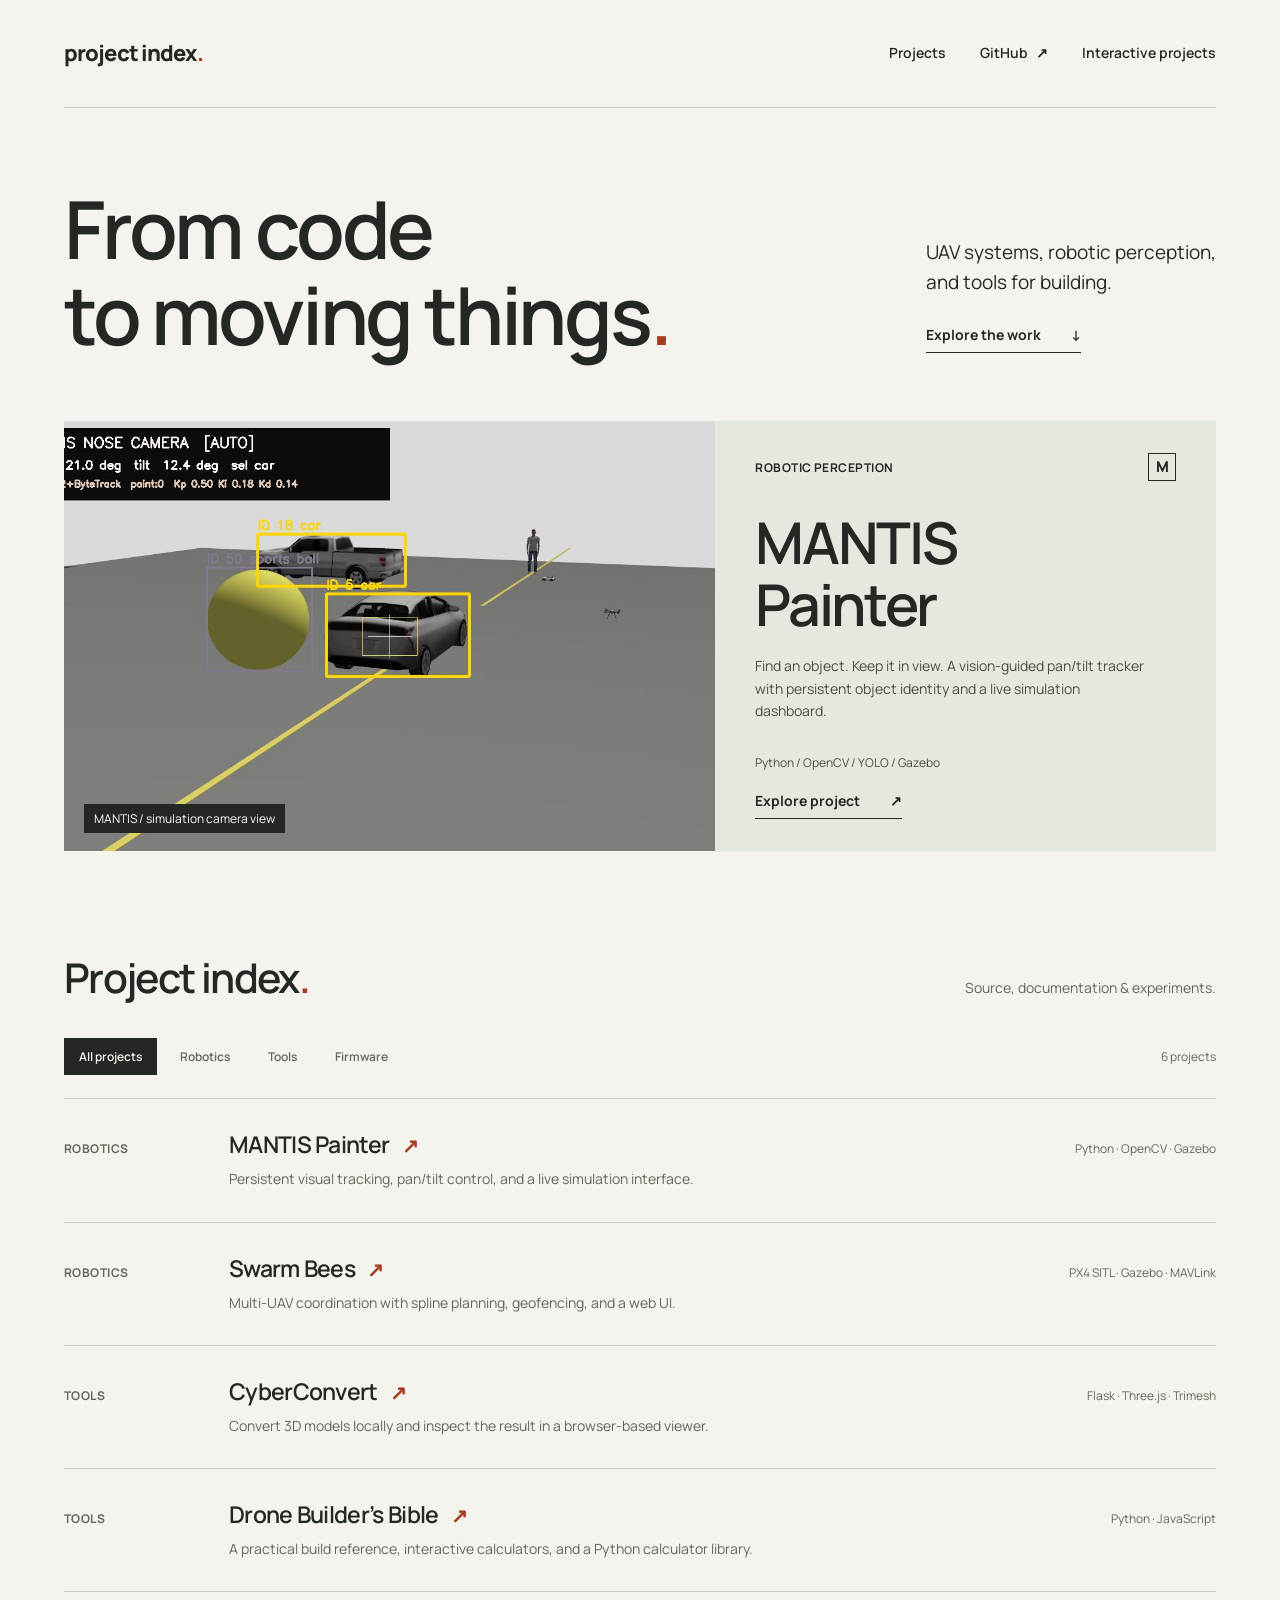
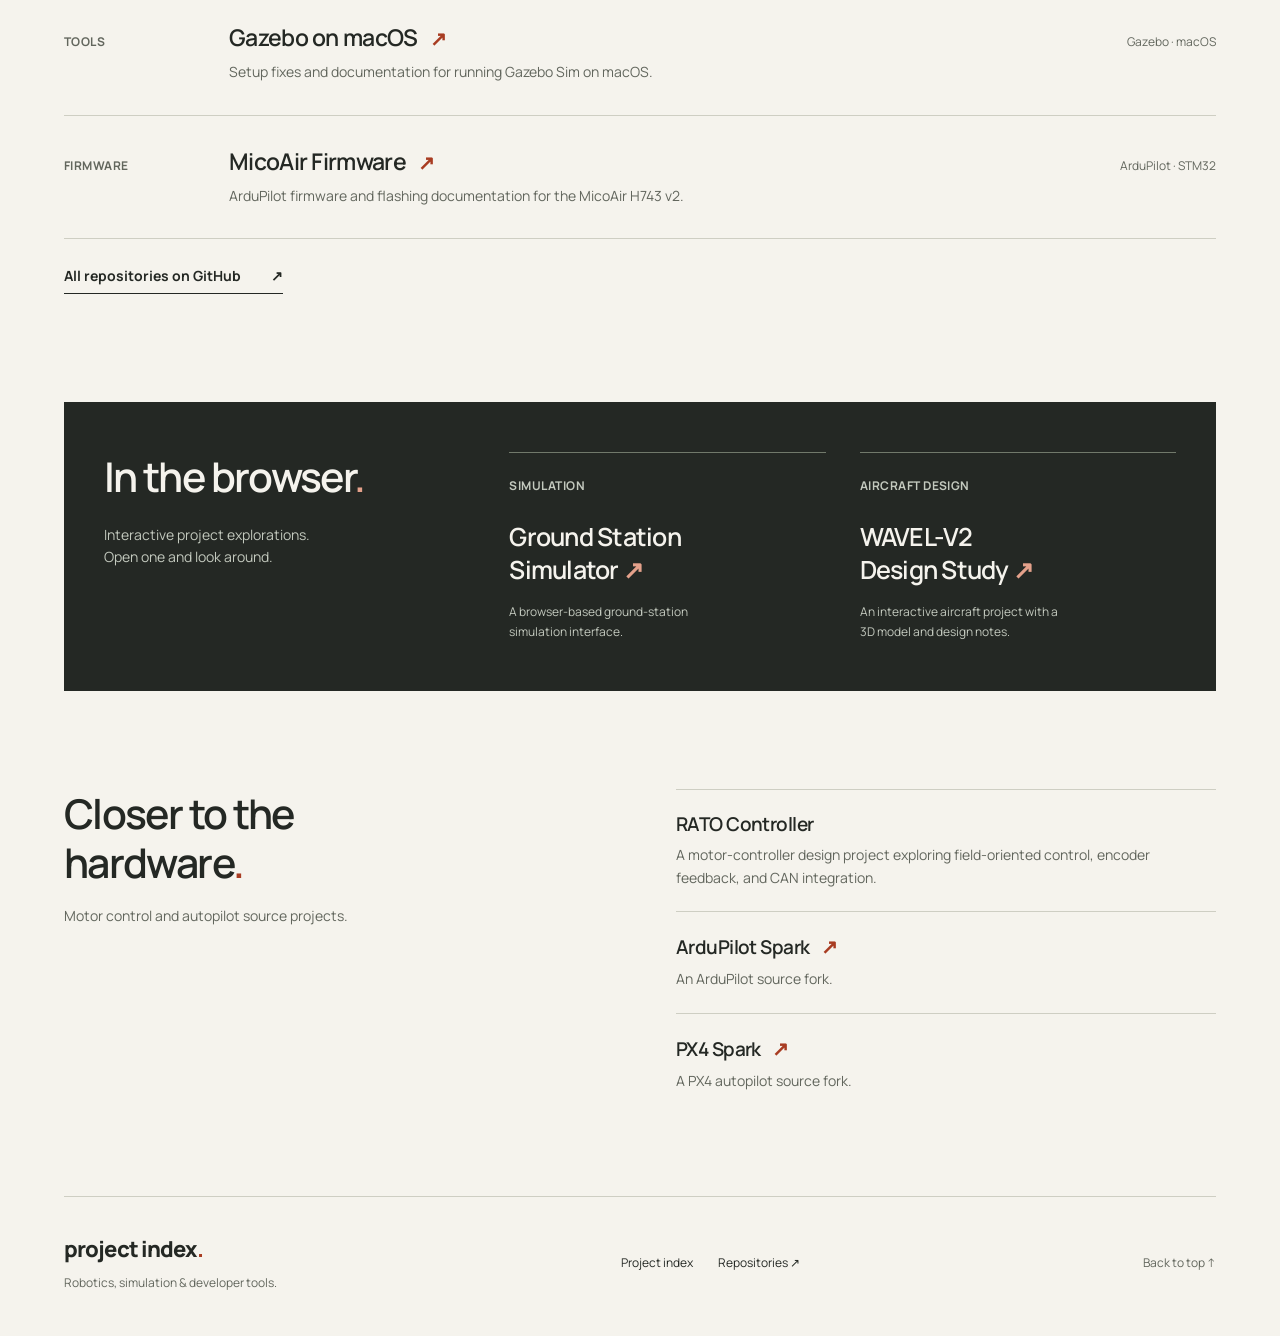
<file: index.html>
<!DOCTYPE html>
<html lang="en">
<head>
  <meta charset="UTF-8">
  <meta name="viewport" content="width=device-width, initial-scale=1.0">
  <meta name="theme-color" content="#f5f3ed">
  <title>Project Index — Robotics & Tools</title>
  <meta name="description" content="Projects in UAV systems, robotic perception, simulation, firmware, and developer tools.">
  <link rel="icon" href="images/favicon.svg" type="image/svg+xml">
  <link rel="preconnect" href="https://fonts.googleapis.com">
  <link rel="preconnect" href="https://fonts.gstatic.com" crossorigin>
  <link href="https://fonts.googleapis.com/css2?family=Manrope:wght@400;500;600;700;800&display=swap" rel="stylesheet">
  <link rel="stylesheet" href="styles.css?v=3">
  <script src="script.js?v=3" defer></script>
</head>
<body>
  <a class="skip-link" href="#projects">Skip to projects</a>
  <div class="page-shell">
    <header class="site-header">
      <a class="wordmark" href="./" aria-label="Project index home">project index<span aria-hidden="true">.</span></a>
      <nav aria-label="Main navigation">
        <a href="#projects">Projects</a>
        <a href="https://github.com/SanjaySparker27">GitHub <span aria-hidden="true">↗</span></a>
        <a href="#simulation">Interactive projects</a>
      </nav>
    </header>

    <main>
      <section class="intro" aria-labelledby="intro-title">
        <h1 id="intro-title">From code<br>to moving things<span>.</span></h1>
        <div class="intro-note">
          <p>UAV systems, robotic perception,<br class="desktop-break"> and tools for building.</p>
          <a class="text-link" href="#projects">Explore the work <span aria-hidden="true">↓</span></a>
        </div>
      </section>

      <article class="feature" aria-labelledby="mantis-title">
        <a class="feature-image" href="https://github.com/SanjaySparker27/mantis_painter" aria-label="Explore MANTIS Painter on GitHub">
          <img src="images/mantis-tracking.jpg" width="1280" height="720" alt="MANTIS simulation camera tracking a car, with detection boxes and a central crosshair">
          <span class="image-caption">MANTIS / simulation camera view</span>
        </a>
        <div class="feature-copy">
          <div class="feature-top"><span class="category">Robotic perception</span><span class="project-mark" aria-hidden="true">M</span></div>
          <div>
            <h2 id="mantis-title">MANTIS<br>Painter</h2>
            <p>Find an object. Keep it in view. A vision-guided pan/tilt tracker with persistent object identity and a live simulation dashboard.</p>
          </div>
          <div class="feature-bottom"><p class="stack">Python / OpenCV / YOLO / Gazebo</p><a class="text-link" href="https://github.com/SanjaySparker27/mantis_painter">Explore project <span aria-hidden="true">↗</span></a></div>
        </div>
      </article>

      <section class="project-directory" id="projects" aria-labelledby="projects-title">
        <div class="directory-heading">
          <h2 id="projects-title">Project index<span>.</span></h2>
          <p>Source, documentation & experiments.</p>
        </div>
        <div class="directory-controls">
          <div class="filters" role="group" aria-label="Filter projects" hidden>
            <button type="button" data-filter="all" aria-pressed="true">All projects</button>
            <button type="button" data-filter="robotics" aria-pressed="false">Robotics</button>
            <button type="button" data-filter="tools" aria-pressed="false">Tools</button>
            <button type="button" data-filter="firmware" aria-pressed="false">Firmware</button>
          </div>
          <p class="result-count" role="status" aria-live="polite">6 projects</p>
        </div>
        <div class="project-list">
          <article class="project-row" data-category="robotics">
            <span class="category">Robotics</span><div><h3><a href="https://github.com/SanjaySparker27/mantis_painter">MANTIS Painter <span aria-hidden="true">↗</span></a></h3><p>Persistent visual tracking, pan/tilt control, and a live simulation interface.</p></div><p class="stack">Python · OpenCV · Gazebo</p>
          </article>
          <article class="project-row" data-category="robotics">
            <span class="category">Robotics</span><div><h3><a href="https://github.com/SanjaySparker27/swarm_bees">Swarm Bees <span aria-hidden="true">↗</span></a></h3><p>Multi-UAV coordination with spline planning, geofencing, and a web UI.</p></div><p class="stack">PX4 SITL · Gazebo · MAVLink</p>
          </article>
          <article class="project-row" data-category="tools">
            <span class="category">Tools</span><div><h3><a href="https://github.com/SanjaySparker27/CyberConvert">CyberConvert <span aria-hidden="true">↗</span></a></h3><p>Convert 3D models locally and inspect the result in a browser-based viewer.</p></div><p class="stack">Flask · Three.js · Trimesh</p>
          </article>
          <article class="project-row" data-category="tools">
            <span class="category">Tools</span><div><h3><a href="https://github.com/SanjaySparker27/drone-builders-bible">Drone Builder’s Bible <span aria-hidden="true">↗</span></a></h3><p>A practical build reference, interactive calculators, and a Python calculator library.</p></div><p class="stack">Python · JavaScript</p>
          </article>
          <article class="project-row" data-category="tools">
            <span class="category">Tools</span><div><h3><a href="https://github.com/SanjaySparker27/gz-sim-macos-fix">Gazebo on macOS <span aria-hidden="true">↗</span></a></h3><p>Setup fixes and documentation for running Gazebo Sim on macOS.</p></div><p class="stack">Gazebo · macOS</p>
          </article>
          <article class="project-row" data-category="firmware">
            <span class="category">Firmware</span><div><h3><a href="https://github.com/SanjaySparker27/micoair-firmware">MicoAir Firmware <span aria-hidden="true">↗</span></a></h3><p>ArduPilot firmware and flashing documentation for the MicoAir H743 v2.</p></div><p class="stack">ArduPilot · STM32</p>
          </article>
        </div>
        <a class="all-repos text-link" href="https://github.com/SanjaySparker27?tab=repositories">All repositories on GitHub <span aria-hidden="true">↗</span></a>
      </section>

      <section class="experiments" id="simulation" aria-labelledby="experiments-title">
        <div class="experiments-heading"><h2 id="experiments-title">In the browser<span>.</span></h2><p>Interactive project explorations.<br>Open one and look around.</p></div>
        <div class="experiment-list">
          <a class="experiment" href="drone-sim.html"><span class="category">Simulation</span><h3>Ground Station<br>Simulator <span aria-hidden="true">↗</span></h3><p>A browser-based ground-station simulation interface.</p></a>
          <a class="experiment" href="wavel-v2.html"><span class="category">Aircraft design</span><h3>WAVEL-V2<br>Design Study <span aria-hidden="true">↗</span></h3><p>An interactive aircraft project with a 3D model and design notes.</p></a>
        </div>
      </section>

      <section class="hardware" id="actuators" aria-labelledby="hardware-title">
        <div><h2 id="hardware-title">Closer to the hardware<span>.</span><span id="uav" aria-hidden="true"></span></h2><p>Motor control and autopilot source projects.</p></div>
        <div class="hardware-list">
          <article><h3>RATO Controller</h3><p>A motor-controller design project exploring field-oriented control, encoder feedback, and CAN integration.</p></article>
          <article><h3><a href="https://github.com/SanjaySparker27/ardupilot_spark">ArduPilot Spark <span aria-hidden="true">↗</span></a></h3><p>An ArduPilot source fork.</p></article>
          <article><h3><a href="https://github.com/SanjaySparker27/PX4-SPARK">PX4 Spark <span aria-hidden="true">↗</span></a></h3><p>A PX4 autopilot source fork.</p></article>
        </div>
      </section>
    </main>

    <footer>
      <div><a class="wordmark" href="./">project index<span aria-hidden="true">.</span></a><p>Robotics, simulation & developer tools.</p></div>
      <div class="footer-links"><a href="#projects">Project index</a><a href="https://github.com/SanjaySparker27?tab=repositories">Repositories <span aria-hidden="true">↗</span></a></div>
      <a class="back-top" href="#">Back to top ↑</a>
    </footer>
  </div>
</body>
</html>
</file>
<file: styles.css>
:root{--paper:#f5f3ed;--ink:#242824;--muted:#62665d;--rule:#cecec3;--accent:#a83c22;--feature:#e4e8de;--display:'Manrope',sans-serif;color-scheme:light}
*{box-sizing:border-box}
html{scroll-behavior:smooth;scroll-padding-top:32px;scrollbar-color:var(--muted) var(--paper)}
body{margin:0;background:var(--paper);color:var(--ink);font-family:var(--display);font-size:15px;line-height:1.6;-webkit-font-smoothing:antialiased}
::selection{background:var(--ink);color:var(--paper)}
a{color:inherit;text-decoration:none;text-underline-offset:5px}
a:hover{text-decoration:underline}
a:focus-visible,button:focus-visible{outline:2px solid var(--accent);outline-offset:6px}
button{font:inherit}
[hidden]{display:none!important}
.page-shell{max-width:1600px;padding:0 64px;margin:auto}
.skip-link{position:absolute;top:12px;left:12px;padding:12px;background:var(--ink);color:var(--paper);z-index:10;transform:translateY(-180%)}
.skip-link:focus{transform:translateY(0)}
.site-header{min-height:108px;display:flex;align-items:center;justify-content:space-between;border-bottom:1px solid var(--rule);gap:24px}
.wordmark{font-size:22px;font-weight:800;letter-spacing:-.04em;white-space:nowrap}
.wordmark span,h1>span,h2>span{color:var(--accent)}
.site-header nav{display:flex;gap:34px;font-size:14px;font-weight:600}
.site-header nav a{padding:12px 0}
.site-header nav a span{margin-left:5px}
.intro{padding:78px 0 64px;display:grid;grid-template-columns:1.6fr 1fr;align-items:end;gap:44px}
h1,h2,h3,p{margin:0}
h1{font-size:clamp(52px,6.25vw,90px);font-weight:600;line-height:1.07;letter-spacing:-.04em}
.intro-note{padding:0 0 4px 24px;justify-self:end;min-width:280px}
.intro-note>p:first-child{font-size:19px;line-height:1.6}

.text-link{display:inline-flex;align-items:center;justify-content:space-between;gap:30px;font-size:14px;font-weight:700;border-bottom:1px solid currentColor;padding-bottom:6px}
.text-link:hover{color:var(--accent);text-decoration:none}
.intro-note .text-link{margin-top:26px}
.feature{display:grid;grid-template-columns:1.3fr 1fr;min-height:430px;background:var(--feature)}
.feature-image{position:relative;display:block;background:#26302f;overflow:hidden;min-width:0}
.feature-image img{display:block;width:100%;height:100%;object-fit:cover;object-position:center}
.image-caption{position:absolute;bottom:18px;left:20px;font-size:12px;padding:5px 10px;color:#fff;background:#242824}
.feature-copy{padding:32px 40px;display:flex;flex-direction:column;justify-content:space-between;gap:28px}
.feature-top{display:flex;align-items:center;justify-content:space-between}
.category{font-size:12px;font-weight:700;letter-spacing:.04em;text-transform:uppercase}
.project-mark{display:grid;place-items:center;width:28px;height:28px;border:1px solid var(--ink);font-weight:800}
.feature h2{font-size:clamp(42px,4.5vw,64px);font-weight:600;line-height:1.07;letter-spacing:-.04em}
.feature-copy>div>p{margin-top:20px;max-width:44ch;font-size:14px;color:#484f45}
.feature-bottom{display:flex;flex-direction:column;align-items:flex-start;gap:16px}
.feature-bottom>p.stack{margin:0;font-size:12px}
.stack{font-size:12px;color:var(--muted);line-height:1.7}
.project-directory{padding-top:102px}
.directory-heading{display:flex;justify-content:space-between;align-items:baseline;gap:20px}
h2{font-size:clamp(30px,3.2vw,44px);font-weight:600;line-height:1.2;letter-spacing:-.04em}
.directory-heading>p{font-size:14px;color:var(--muted)}
.directory-controls{display:flex;justify-content:space-between;align-items:center;margin-top:32px;padding-bottom:20px;min-height:64px}
.filters{display:flex;gap:8px;flex-wrap:wrap}
.filters button{cursor:pointer;background:none;border:1px solid transparent;border-radius:0;padding:8px 14px;font-size:12px;font-weight:600;color:var(--muted);transition:background .16s ease-out,color .16s ease-out}
.filters button:hover{border-color:var(--rule);color:var(--ink)}
.filters button[aria-pressed=true]{color:var(--paper);background:var(--ink);border-color:var(--ink)}
.result-count{font-size:12px;color:var(--muted);font-variant-numeric:tabular-nums;white-space:nowrap;margin-left:12px}
.project-row{padding:31px 0;display:grid;grid-template-columns:145px 1fr 220px;gap:20px;border-top:1px solid var(--rule);align-items:baseline}
.project-row:last-child{border-bottom:1px solid var(--rule)}
.project-row>.category{color:var(--muted)}
h3{font-size:23px;font-weight:600;letter-spacing:-.03em;line-height:1.3}
h3 a>span{display:inline-block;color:var(--accent);font-size:20px;margin-left:8px}
.project-row h3+p{margin-top:8px;font-size:14px;color:var(--muted);max-width:62ch}
.project-row>.stack{text-align:right}
.all-repos{margin-top:26px}
.experiments{margin-top:108px;padding:50px 40px;background:var(--ink);color:var(--paper);display:grid;grid-template-columns:.8fr 1.5fr;gap:50px}
.experiments h2>span{color:#e4a18b}
.experiments-heading>p{margin-top:22px;color:#c3c9be;font-size:14px}
.experiment-list{display:grid;grid-template-columns:1fr 1fr;gap:34px}
.experiment{border-top:1px solid #71796b;padding-top:20px}
.experiment:hover{text-decoration:none}
.experiment:hover h3{text-decoration:underline;text-underline-offset:5px}
.experiment .category{color:#c3c9be;font-size:12px}
.experiment h3{margin-top:24px;font-size:25px;line-height:1.3}
.experiment h3 span{color:#e4a18b}
.experiment>p{margin-top:16px;color:#c3c9be;font-size:12px;max-width:30ch}
.hardware{padding:98px 0 82px;display:grid;grid-template-columns:1fr 1fr;gap:72px}
.hardware h2{max-width:14ch}
.hardware>div>p{margin-top:18px;color:var(--muted);font-size:14px}
.hardware-list article{border-top:1px solid var(--rule);padding:22px 0}
.hardware-list h3{font-size:19px}
.hardware-list p{font-size:14px;color:var(--muted);margin-top:8px;max-width:54ch}
footer{border-top:1px solid var(--rule);padding:35px 0 44px;display:flex;align-items:center;justify-content:space-between;gap:25px}
footer p{font-size:12px;margin-top:6px;color:var(--muted)}
.footer-links{display:flex;gap:25px;font-size:12px}
.back-top{font-size:12px;color:var(--muted)}
@media(min-width:1600px){.intro{padding-top:100px;padding-bottom:80px}.feature{min-height:470px}}
@media(max-width:1050px){.page-shell{padding:0 34px}.intro{grid-template-columns:1.5fr 1fr;gap:20px}.intro-note{padding-left:0;min-width:0}.intro-note>p:first-child{font-size:16px}.feature-copy{padding:28px}.project-row{grid-template-columns:100px 1fr 150px;gap:16px}.experiments{grid-template-columns:1fr;padding:36px;gap:36px}.experiments-heading{display:flex;justify-content:space-between;gap:30px}.experiments-heading>p{margin:0}.hardware{gap:40px}}
@media(max-width:700px){.page-shell{padding:0 22px}.site-header{min-height:86px;align-items:flex-start;flex-direction:column;justify-content:center;gap:10px;padding:20px 0}.wordmark{font-size:20px}.site-header nav{gap:25px;font-size:12px}.site-header nav a{padding:4px 0}.intro{padding:46px 0 34px;grid-template-columns:1fr;gap:26px}h1{font-size:clamp(43px,9.6vw,65px)}.intro-note{justify-self:start}.intro-note>p:first-child{font-size:16px}.desktop-break{display:none}.intro-note .text-link{margin-top:18px}.feature{grid-template-columns:1fr}.feature-image{aspect-ratio:16/10}.feature-copy{padding:26px;gap:28px}.feature h2{font-size:48px}.feature h2{max-width:7ch}.feature-top{gap:16px}.feature-copy>div>p{font-size:14px}.feature-bottom{gap:12px}.project-directory{padding-top:64px}.directory-heading{display:block}.directory-heading>p{margin-top:12px}.directory-controls{margin-top:24px;gap:12px;align-items:flex-start;flex-direction:column}.filters{gap:3px}.filters button{font-size:12px;padding:8px 9px;min-height:40px}.result-count{font-size:12px}.project-row{grid-template-columns:1fr;padding:24px 0;gap:8px}.project-row>.stack{text-align:left;font-size:12px}.project-row>.category{font-size:12px}h3{font-size:22px}.project-row h3+p{font-size:14px;max-width:42ch}.experiments{margin-top:64px;padding:28px 24px;gap:30px}.experiments-heading{display:block}.experiments-heading>p{margin-top:14px}.experiment-list{grid-template-columns:1fr;gap:30px}.experiment h3{font-size:27px;margin-top:16px}.experiment>p{max-width:40ch}.hardware{padding:64px 0 40px;grid-template-columns:1fr;gap:26px}.hardware h2{max-width:16ch}footer{align-items:flex-start;flex-wrap:wrap;gap:26px;padding:28px 0}.footer-links{gap:20px}.back-top{width:100%}}
@media(prefers-reduced-motion:reduce){html{scroll-behavior:auto}*{transition:none!important}}
</file>
